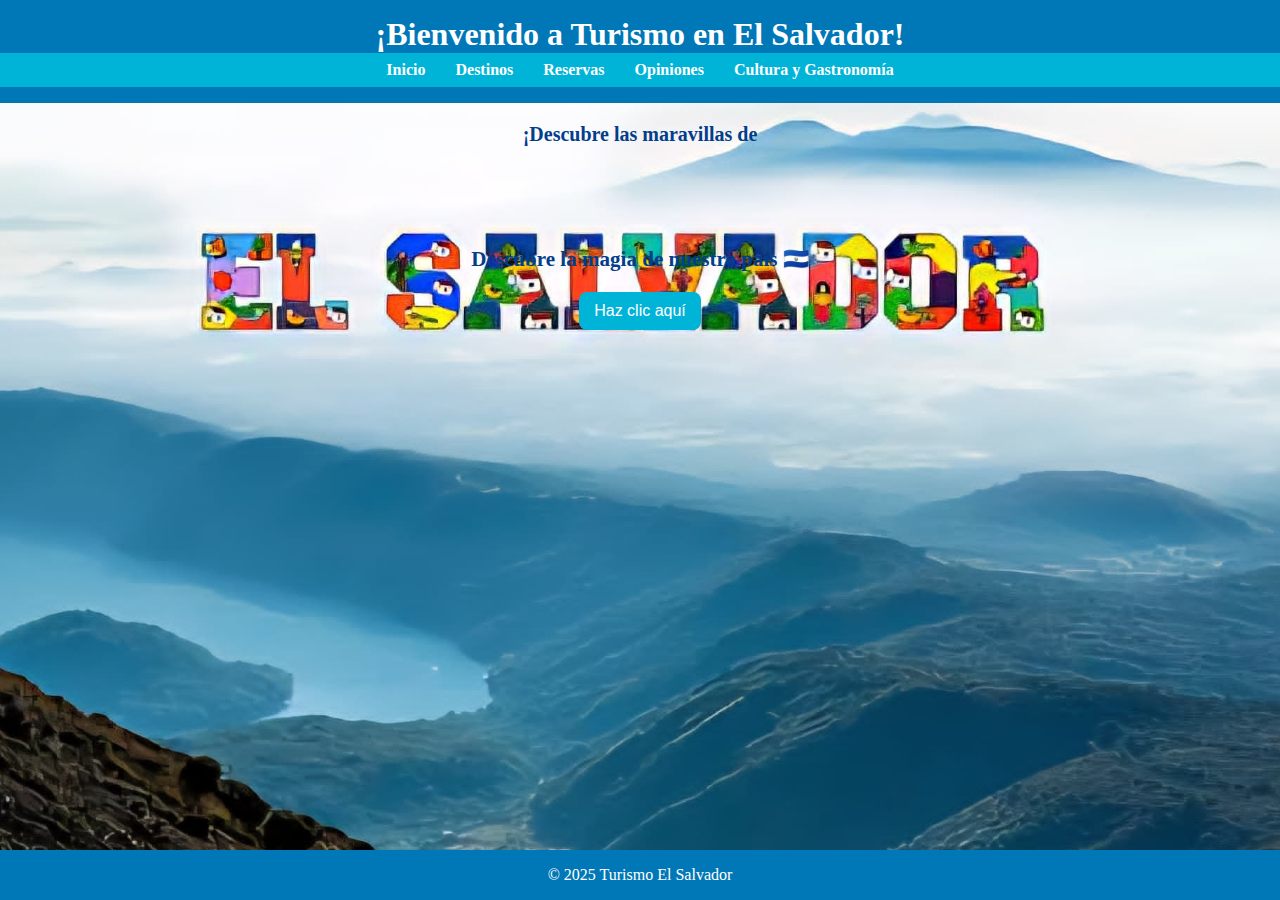
<file: index.html>
<!DOCTYPE html>
<html lang="en">
<head>
  <meta charset="UTF-8">
  <title>Turismo El Salvador</title>
  <link rel="stylesheet" href="./css/style.css">
</head>
<body class="fondo-inicial">
  <header>
    <h1 id="bienvenida">¡Bienvenido a Turismo en El Salvador!</h1>
    <nav class="navbar">
      <ul>
        <li><a href="index.html">Inicio</a></li>
        <li><a href="./views/Destinos/destinos.html">Destinos</a></li>
        <li><a href="./views/reservaciones/reservaciones.html">Reservas</a></li>
        <li><a href="./views/opiniones/opiniones.html">Opiniones</a></li>
        <li><a href="./views/CulturaGastronomia/CulturaGastronomia.html">Cultura y Gastronomía</a></li>
      </ul>
    </nav>
  </header>

  
  <main>
    <h2 id="textoSaludo">¡Descubre las maravillas de</h2>

    <section id="contenido" class="contenido-inicial">
      <p>El Salvador es un país lleno de belleza natural, cultura vibrante y una rica historia. Desde sus playas paradisíacas hasta sus montañas impresionantes, hay algo para todos los gustos.</p>
    </section>

    <!-- Botones de acción -->
    <div class="botones-accion">
      <button id="botonMagico">Haz clic aquí</button>
    </div>

    <!-- Buscador de destinos -->

    <div class="buscador-destino" style="display: none; justify-content: center; margin-bottom: 20px; gap: 10px;">
  <input type="text" id="inputDestino" placeholder="Buscar destino destacado...">
  <button id="btnBuscarDestino">Buscar</button>
</div>


    <!-- Carrusel oculto al inicio -->
    <section class="carrusel" style="display: none;">
      <h2>Galería de Lugares Turísticos</h2>
      <img id="imagenCarrusel" src="./assets/img/el tunco.jpg" alt="Lugar turístico">
      
    </section>

    <!-- Destacados ocultos al inicio -->
    <section class="lugares-destacados" style="display: none;">
      <h2>Lugares Destacados</h2>
      <ul id="listaDestacados"></ul>
    </section>
  </main>

  <footer>
    <p>© 2025 Turismo El Salvador</p>
  </footer>

  <!-- Modal de Información del Destino -->
  <div id="modalDestino" class="modal">
    <div class="modal-contenido">
      <span id="cerrarModal" class="cerrar">&times;</span>
      <div id="infoDestinoModal"></div>
    </div>
  </div>

  <script src="./js/script.js"></script>
</body>
</html>
</file>
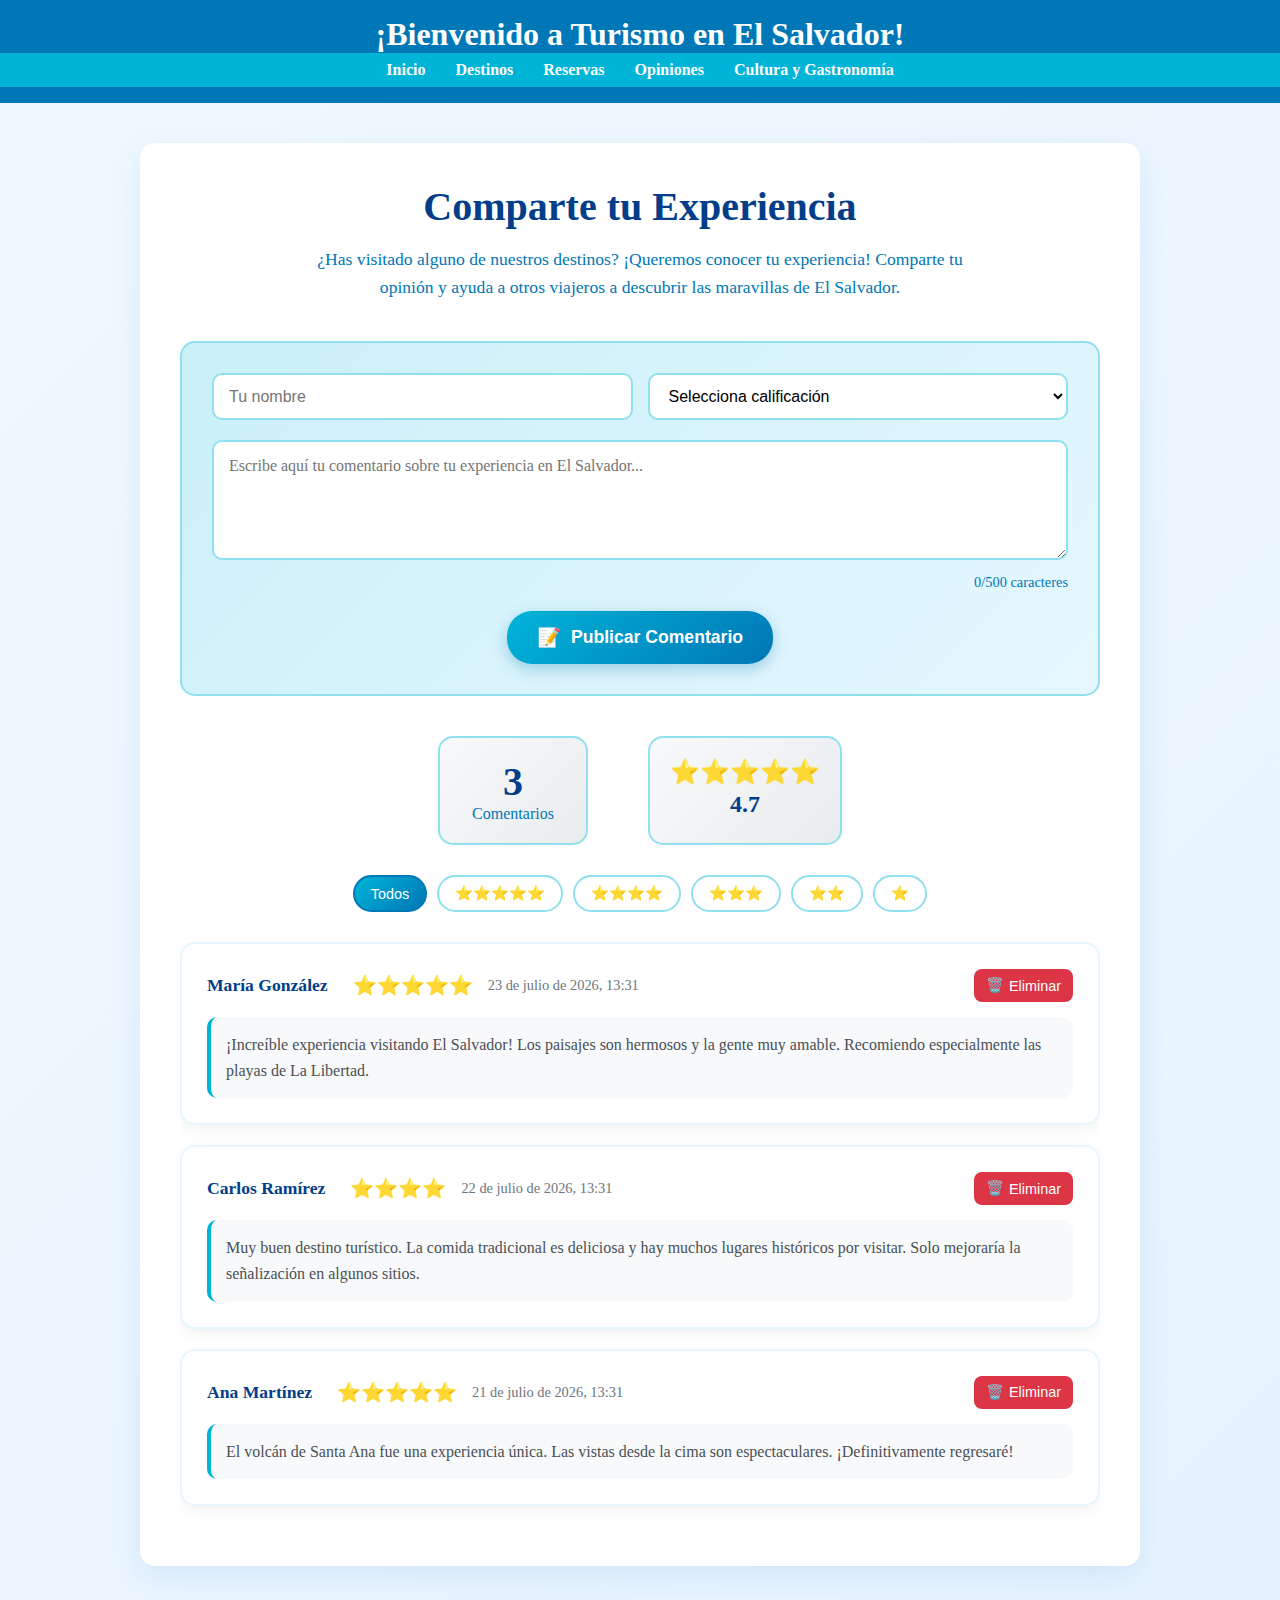
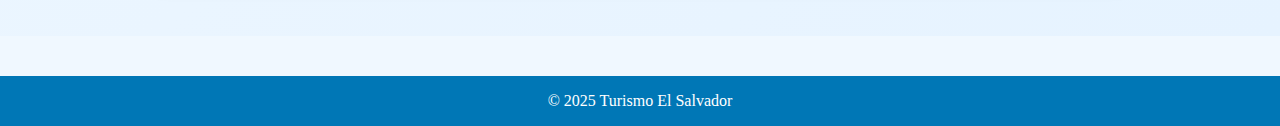
<file: opiniones.html>
<!DOCTYPE html>
<html lang="es">
<head>
    <meta charset="UTF-8">
    <meta name="viewport" content="width=device-width, initial-scale=1.0">
    <title>Opiniones - Turismo El Salvador</title>
    <link rel="stylesheet" href="./css/style.css">
    <link rel="stylesheet" href="./css/opiniones.css">
</head>
<body>
<header>
    <h1 id="bienvenida">¡Bienvenido a Turismo en El Salvador!</h1>
    <nav class="navbar">
        <ul>
            <li><a href="index.html">Inicio</a></li>
            <li><a href="destinos.html">Destinos</a></li>
            <li><a href="./views/reservations/reservations.html">Reservas</a></li>
            <li><a href="opiniones.html">Opiniones</a></li>
            <li><a href="cultura.html">Cultura y Gastronomía</a></li>
        </ul>
    </nav>
</header>

<main class="main-opiniones">
    <section class="seccion-opiniones">
        <div class="contenedor-opiniones">
            <h2>Comparte tu Experiencia</h2>
            <p class="descripcion">¿Has visitado alguno de nuestros destinos? ¡Queremos conocer tu experiencia! Comparte tu opinión y ayuda a otros viajeros a descubrir las maravillas de El Salvador.</p>

            <!-- Formulario para agregar opiniones -->
            <div class="formulario-opinion">
                <div class="entrada-usuario">
                    <input type="text" id="nombre-usuario" placeholder="Tu nombre" maxlength="50">
                    <select id="calificacion" aria-label="Calificación">
                        <option value="">Selecciona calificación</option>
                        <option value="5">⭐⭐⭐⭐⭐ Excelente</option>
                        <option value="4">⭐⭐⭐⭐ Muy bueno</option>
                        <option value="3">⭐⭐⭐ Bueno</option>
                        <option value="2">⭐⭐ Regular</option>
                        <option value="1">⭐ Necesita mejorar</option>
                    </select>
                </div>
                <textarea
                        id="texto-comentario"
                        placeholder="Escribe aquí tu comentario sobre tu experiencia en El Salvador..."
                        maxlength="500"
                        rows="4"
                ></textarea>
                <div class="contador-caracteres">
                    <span id="contador">0/500 caracteres</span>
                </div>
                <button id="btn-publicar" class="btn-publicar">
                    <span class="icono-publicar">📝</span>
                    Publicar Comentario
                </button>
            </div>

            <!-- Estadísticas de comentarios -->
            <div class="estadisticas">
                <div class="contador-comentarios">
                    <span class="numero-comentarios" id="total-comentarios">0</span>
                    <span class="texto-comentarios">Comentarios</span>
                </div>
                <div class="calificacion-promedio">
                    <span class="estrellas-promedio" id="estrellas-promedio">⭐⭐⭐⭐⭐</span>
                    <span class="numero-promedio" id="numero-promedio">0.0</span>
                </div>
            </div>

            <!-- Filtros de comentarios -->
            <div class="filtros-comentarios">
                <button class="filtro-btn activo" data-filtro="todos">Todos</button>
                <button class="filtro-btn" data-filtro="5">⭐⭐⭐⭐⭐</button>
                <button class="filtro-btn" data-filtro="4">⭐⭐⭐⭐</button>
                <button class="filtro-btn" data-filtro="3">⭐⭐⭐</button>
                <button class="filtro-btn" data-filtro="2">⭐⭐</button>
                <button class="filtro-btn" data-filtro="1">⭐</button>
            </div>

            <!-- Lista de comentarios -->
            <div class="lista-comentarios" id="lista-comentarios">
                <!-- Los comentarios se agregarán dinámicamente aquí -->
            </div>

            <!-- Mensaje cuando no hay comentarios -->
            <div class="sin-comentarios" id="sin-comentarios">
                <div class="icono-vacio">💬</div>
                <h3>¡Sé el primero en comentar!</h3>
                <p>Comparte tu experiencia sobre los destinos turísticos de El Salvador.</p>
            </div>
        </div>
    </section>
</main>

<footer>
    <p>© 2025 Turismo El Salvador</p>
</footer>

<script src="js/opiniones.js"></script>
</body>
</html>
</file>
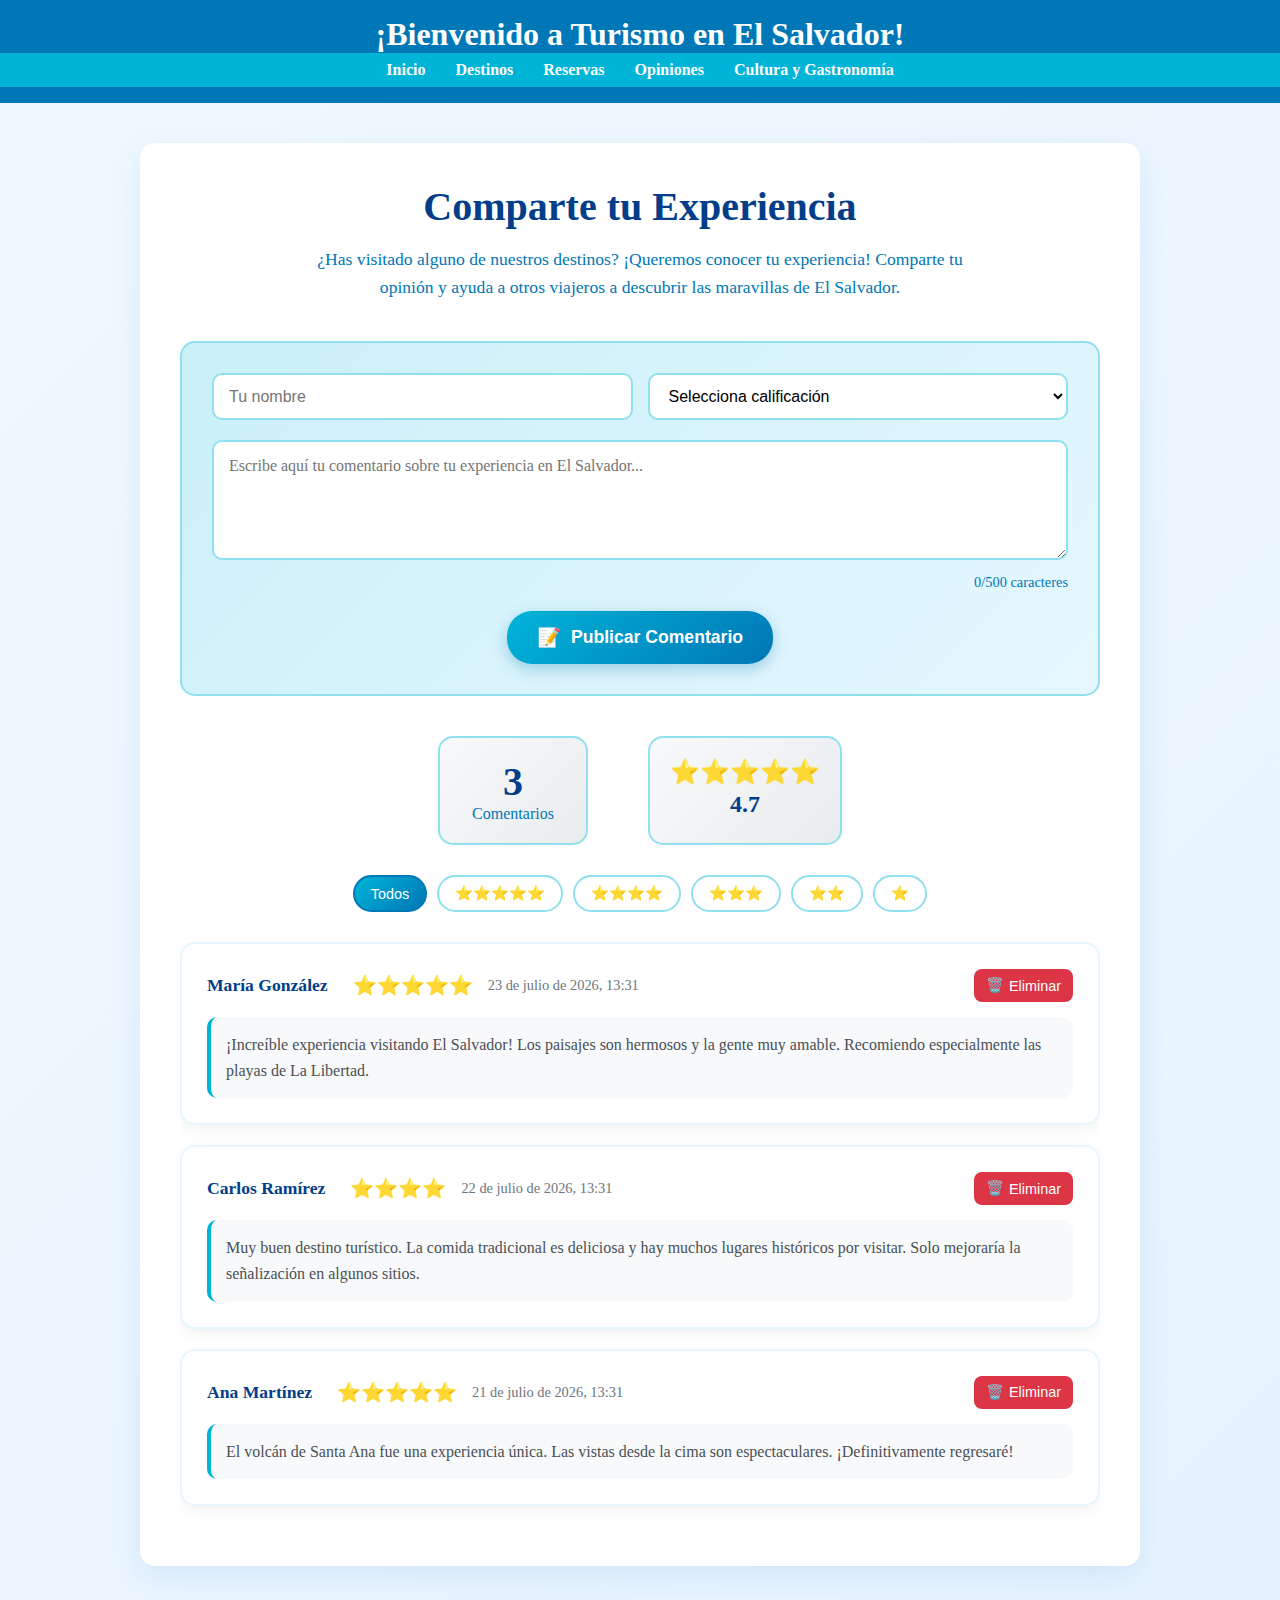
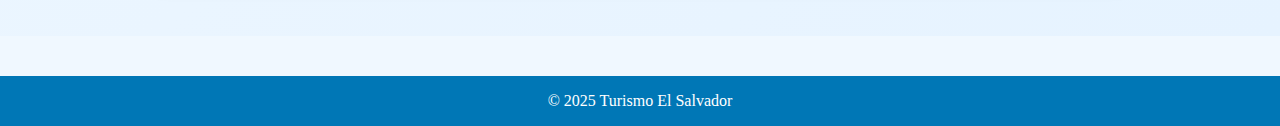
<file: views/opiniones/opiniones.html>
<!DOCTYPE html>
<html lang="es">
<head>
    <meta charset="UTF-8">
    <meta name="viewport" content="width=device-width, initial-scale=1.0">
    <title>Opiniones - Turismo El Salvador</title>
    <link rel="stylesheet" href="../../css/style.css">
    <link rel="stylesheet" href="./css/opiniones.css">
</head>
<body>
<header>
    <h1 id="bienvenida">¡Bienvenido a Turismo en El Salvador!</h1>
    <nav class="navbar">
        <ul>
            <li><a href="../../index.html">Inicio</a></li>
            <li><a href="../Destinos/destinos.html">Destinos</a></li>
            <li><a href="../reservaciones/reservaciones.html">Reservas</a></li>
            <li><a href="./opiniones.html">Opiniones</a></li>
            <li><a href="../CulturaGastronomia/CulturaGastronomia.html">Cultura y Gastronomía</a></li>
        </ul>
    </nav>
</header>

<main class="main-opiniones">
    <section class="seccion-opiniones">
        <div class="contenedor-opiniones">
            <h2>Comparte tu Experiencia</h2>
            <p class="descripcion">¿Has visitado alguno de nuestros destinos? ¡Queremos conocer tu experiencia! Comparte tu opinión y ayuda a otros viajeros a descubrir las maravillas de El Salvador.</p>

            <!-- Formulario para agregar opiniones -->
            <div class="formulario-opinion">
                <div class="entrada-usuario">
                    <input type="text" id="nombre-usuario" placeholder="Tu nombre" maxlength="50">
                    <select id="calificacion" aria-label="Calificación">
                        <option value="">Selecciona calificación</option>
                        <option value="5">⭐⭐⭐⭐⭐ Excelente</option>
                        <option value="4">⭐⭐⭐⭐ Muy bueno</option>
                        <option value="3">⭐⭐⭐ Bueno</option>
                        <option value="2">⭐⭐ Regular</option>
                        <option value="1">⭐ Necesita mejorar</option>
                    </select>
                </div>
                <textarea
                        id="texto-comentario"
                        placeholder="Escribe aquí tu comentario sobre tu experiencia en El Salvador..."
                        maxlength="500"
                        rows="4"
                ></textarea>
                <div class="contador-caracteres">
                    <span id="contador">0/500 caracteres</span>
                </div>
                <button id="btn-publicar" class="btn-publicar">
                    <span class="icono-publicar">📝</span>
                    Publicar Comentario
                </button>
            </div>

            <!-- Estadísticas de comentarios -->
            <div class="estadisticas">
                <div class="contador-comentarios">
                    <span class="numero-comentarios" id="total-comentarios">0</span>
                    <span class="texto-comentarios">Comentarios</span>
                </div>
                <div class="calificacion-promedio">
                    <span class="estrellas-promedio" id="estrellas-promedio">⭐⭐⭐⭐⭐</span>
                    <span class="numero-promedio" id="numero-promedio">0.0</span>
                </div>
            </div>

            <!-- Filtros de comentarios -->
            <div class="filtros-comentarios">
                <button class="filtro-btn activo" data-filtro="todos">Todos</button>
                <button class="filtro-btn" data-filtro="5">⭐⭐⭐⭐⭐</button>
                <button class="filtro-btn" data-filtro="4">⭐⭐⭐⭐</button>
                <button class="filtro-btn" data-filtro="3">⭐⭐⭐</button>
                <button class="filtro-btn" data-filtro="2">⭐⭐</button>
                <button class="filtro-btn" data-filtro="1">⭐</button>
            </div>

            <!-- Lista de comentarios -->
            <div class="lista-comentarios" id="lista-comentarios">
                <!-- Los comentarios se agregarán dinámicamente aquí -->
            </div>

            <!-- Mensaje cuando no hay comentarios -->
            <div class="sin-comentarios" id="sin-comentarios">
                <div class="icono-vacio">💬</div>
                <h3>¡Sé el primero en comentar!</h3>
                <p>Comparte tu experiencia sobre los destinos turísticos de El Salvador.</p>
            </div>
        </div>
    </section>
</main>

<footer>
    <p>© 2025 Turismo El Salvador</p>
</footer>

<script src="./opiniones.js"></script>
</body>
</html>
</file>
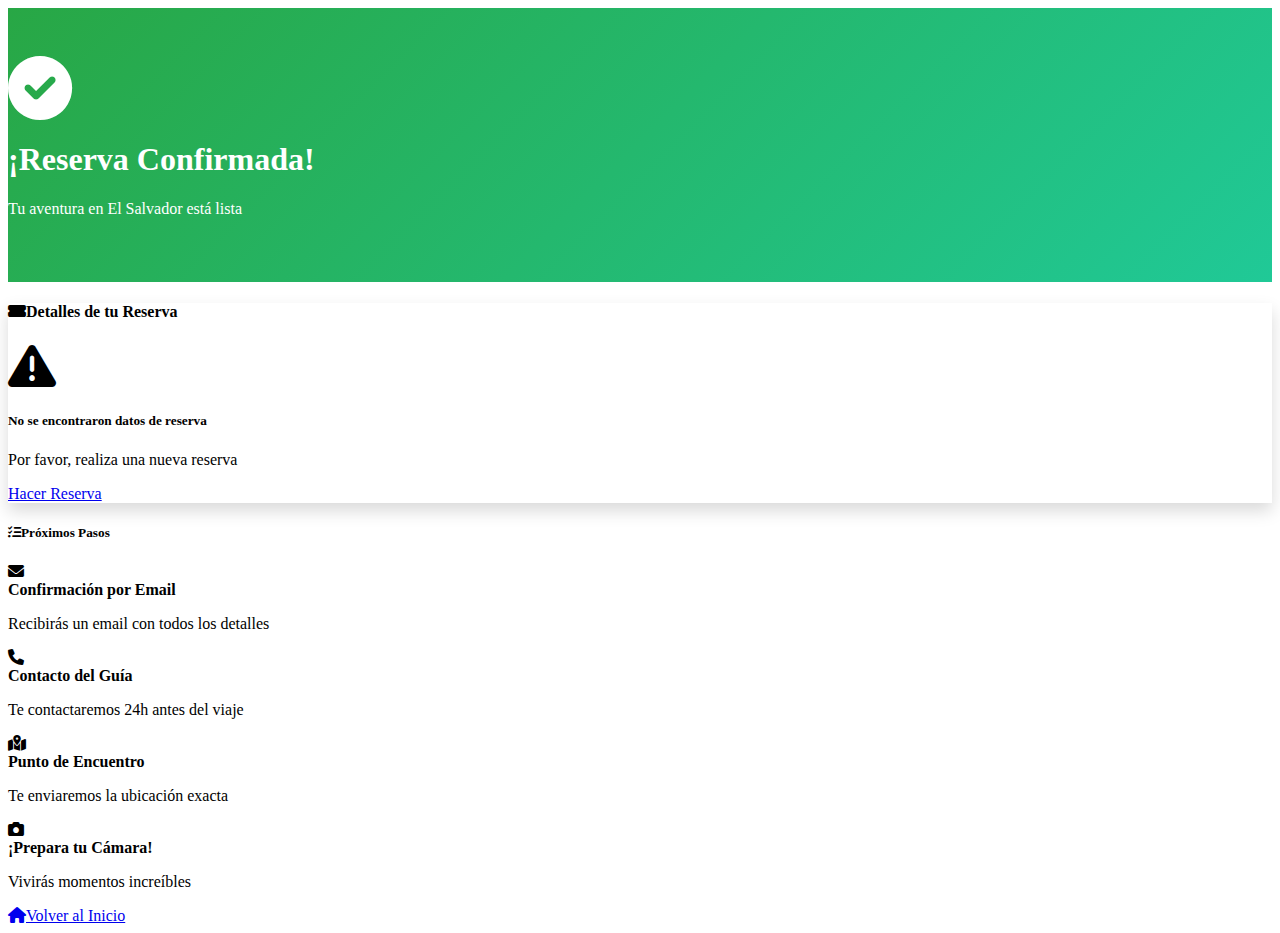
<file: views/reservaciones/confirmacion-reservas.html>
<!DOCTYPE html>
<html lang="es">
<head>
    <meta charset="UTF-8">
    <meta name="viewport" content="width=device-width, initial-scale=1.0">
    <title>Confirmación de Reserva - Turismo El Salvador</title>
    <link
      href="https://cdn.jsdelivr.net/npm/bootstrap@5.3.7/dist/css/bootstrap.min.css"
      rel="stylesheet"
      integrity="sha384-LN+7fdVzj6u52u30Kp6M/trliBMCMKTyK833zpbD+pXdCLuTusPj697FH4R/5mcr"
      crossorigin="anonymous"
    />
    <link rel="stylesheet" href="https://cdnjs.cloudflare.com/ajax/libs/font-awesome/6.0.0/css/all.min.css" />

    <link rel="stylesheet" href="./css/confirmacion-reservacion.css">
</head>
<body>
    <!-- Header de Confirmación -->
    <div class="confirmation-header text-center">
      <div class="container">
        <i class="fas fa-check-circle fa-4x mb-3"></i>
        <h1 class="display-4 mb-3">¡Reserva Confirmada!</h1>
        <p class="lead">Tu aventura en El Salvador está lista</p>
      </div>
    </div>

    <!-- Contenido Principal -->
    <div class="container my-5">
      <div class="row justify-content-center">
        <div class="col-lg-8">
          <div class="card confirmation-card">
            <div class="card-header bg-primary text-white">
              <h4 class="mb-0">
                <i class="fas fa-ticket-alt me-2"></i>Detalles de tu Reserva
              </h4>
            </div>
            <div class="card-body p-4" id="detallesReserva">
              <!-- Los detalles se cargaran aquí con JavaScript -->
            </div>
          </div>

          <!-- Prximos Pasos -->
          <div class="card mt-4">
            <div class="card-header bg-info text-white">
              <h5 class="mb-0">
                <i class="fas fa-list-check me-2"></i>Próximos Pasos
              </h5>
            </div>
            <div class="card-body">
              <div class="row">
                <div class="col-md-6">
                  <div class="d-flex mb-3">
                    <i class="fas fa-envelope text-primary me-3 mt-1"></i>
                    <div>
                      <strong>Confirmación por Email</strong>
                      <p class="mb-0 text-muted small">Recibirás un email con todos los detalles</p>
                    </div>
                  </div>
                  <div class="d-flex mb-3">
                    <i class="fas fa-phone text-success me-3 mt-1"></i>
                    <div>
                      <strong>Contacto del Guía</strong>
                      <p class="mb-0 text-muted small">Te contactaremos 24h antes del viaje</p>
                    </div>
                  </div>
                </div>
                <div class="col-md-6">
                  <div class="d-flex mb-3">
                    <i class="fas fa-map-marked-alt text-warning me-3 mt-1"></i>
                    <div>
                      <strong>Punto de Encuentro</strong>
                      <p class="mb-0 text-muted small">Te enviaremos la ubicación exacta</p>
                    </div>
                  </div>
                  <div class="d-flex mb-3">
                    <i class="fas fa-camera text-info me-3 mt-1"></i>
                    <div>
                      <strong>¡Prepara tu Cámara!</strong>
                      <p class="mb-0 text-muted small">Vivirás momentos increíbles</p>
                    </div>
                  </div>
                </div>
              </div>
            </div>
          </div>

         
          <!-- <div class="text-center mt-4">
            <a href="./reservaciones.html" class="btn btn-outline-primary me-3">
              <i class="fas fa-plus me-2"></i>Nueva Reserva
            </a> -->
            <a href="./../../index.html" class="btn btn-primary">
              <i class="fas fa-home me-2"></i>Volver al Inicio
            </a>
          </div>
        </div>
      </div>
    </div>

    <script src="./js/confirmacion-reservas.js"></script>

    <script
      src="https://cdn.jsdelivr.net/npm/bootstrap@5.3.7/dist/js/bootstrap.bundle.min.js"
      integrity="sha384-ndDqU0Gzau9qJ1lfW4pNLlhNTkCfHzAVBReH9diLvGRem5+R9g2FzA8ZGN954O5Q"
      crossorigin="anonymous"
    ></script>
</body>
</html>
</file>
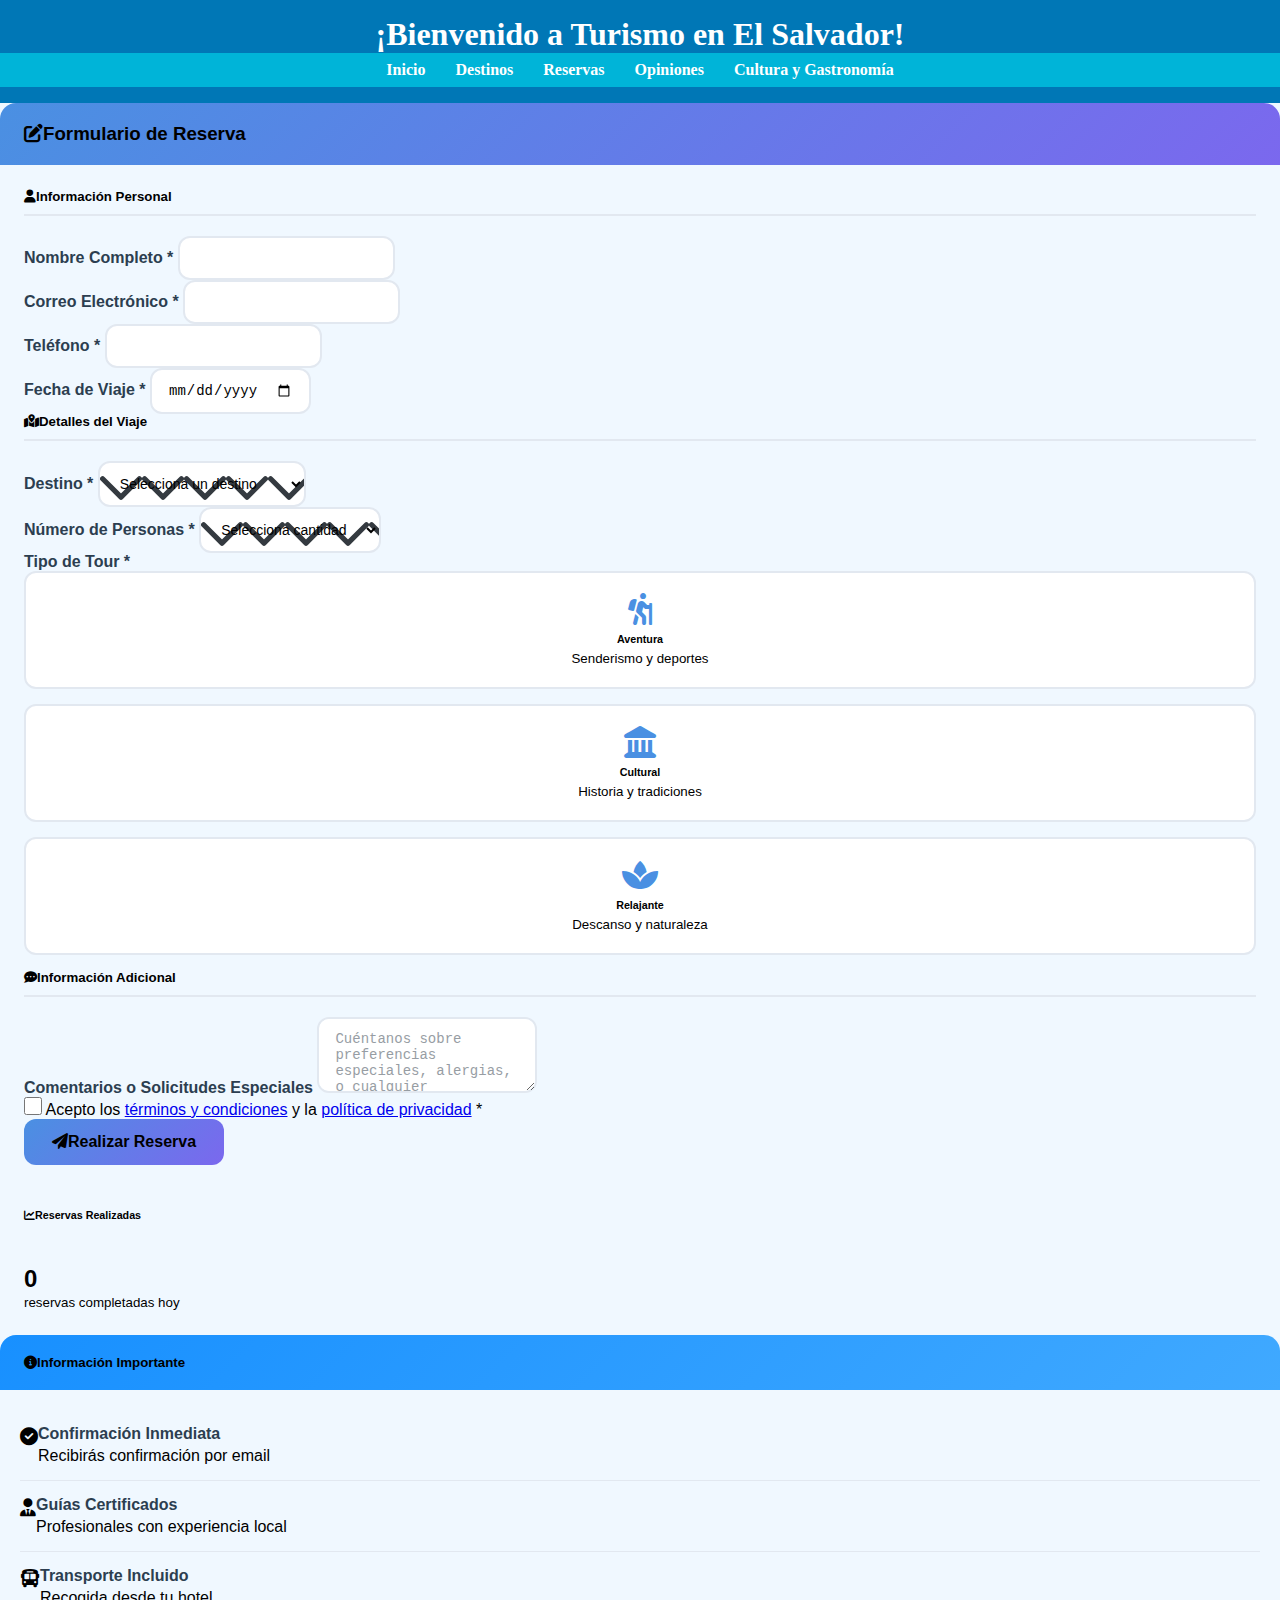
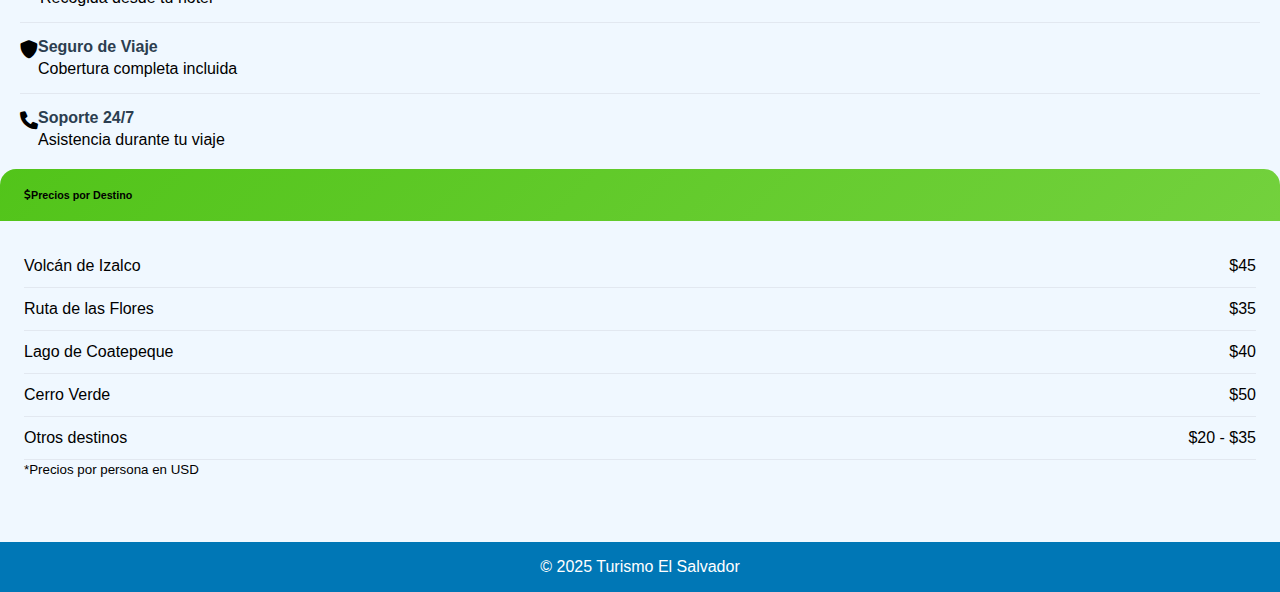
<file: views/reservaciones/reservaciones.html>
<!DOCTYPE html>
<html lang="es">
<head>
    <meta charset="UTF-8" />
    <meta name="viewport" content="width=device-width, initial-scale=1.0" />
    <title>Reservaciones - Turismo El Salvador</title>
    <link
      href="https://cdn.jsdelivr.net/npm/bootstrap@5.3.7/dist/css/bootstrap.min.css"
      rel="stylesheet"
      integrity="sha384-LN+7fdVzj6u52u30Kp6M/trliBMCMKTyK833zpbD+pXdCLuTusPj697FH4R/5mcr"
      crossorigin="anonymous"
    />
    <link rel="stylesheet" href="https://cdnjs.cloudflare.com/ajax/libs/font-awesome/6.0.0/css/all.min.css" />
    <link rel="stylesheet" href="./css/reservaciones.css" />
</head>
<body class="fondo-inicial">
    <header>
        <h1 class="bienvenida">¡Bienvenido a Turismo en El Salvador!</h1>
        <nav class="navbar-moded">
            <ul>
                <li><a href="../../index.html">Inicio</a></li>
                <li><a href="../Destinos/destinos.html">Destinos</a></li>
                <li><a href="./reservaciones.html">Reservas</a></li>
                <li><a href="../opiniones/opiniones.html">Opiniones</a></li>
                <li><a href="../CulturaGastronomia/CulturaGastronomia.html">Cultura y Gastronomía</a></li>
            </ul>
        </nav>
    </header>
    <!-- Navbar
    <nav class="navbar navbar-expand-lg navbar-light bg-white shadow-sm">
      <div class="container">
        <a class="navbar-brand fw-bold text-primary" href="#">
          <i class="fas fa-mountain me-2"></i>Descubre El Salvador
        </a>
        <button
          class="navbar-toggler"
          type="button"
          data-bs-toggle="collapse"
          data-bs-target="#navbarNav"
        >
          <span class="navbar-toggler-icon"></span>
        </button>
        <div class="collapse navbar-collapse" id="navbarNav">
          <ul class="navbar-nav ms-auto">
            <li class="nav-item">
              <a class="nav-link" href="../../../index.html">Inicio</a>
            </li>
            <li class="nav-item">
              <a class="nav-link" href="./destinos.html">Destinos</a>
            </li>
            <li class="nav-item">
              <a class="nav-link active" href="./reservaciones.html">Reservas</a>
            </li>
            <li class="nav-item">
              <a class="nav-link" href="./opiniones.html">Opiniones</a>
            </li>
            <li class="nav-item">
              <a class="nav-link" href="../../CulturaGastronomia/CulturaGastronomia.html">Cultura</a>
            </li>
          </ul>
        </div>
      </div>
    </nav> -->

    <!-- Contenedor para alertas -->
    <div id="alertContainer" class="container mt-3"></div>

    <!-- Hero Section -->
    <!-- <div class="hero-section">
      <div class="container">
        <div class="row align-items-center">
          <div class="col-lg-8 mx-auto text-center">
            <h1 class="display-4 text-white mb-4">¡Reserva tu Aventura!</h1>
            <p class="lead text-white mb-0">
              Completa el formulario y vive una experiencia inolvidable en El Salvador
            </p>
          </div>
        </div>
      </div>
    </div> -->

    <!-- Main Content -->
    <div class="container my-5">
      <div class="row">
        <!-- Formulario -->
        <div class="col-lg-8">
          <div class="card shadow-lg border-0">
            <div class="card-header bg-gradient text-white">
              <h3 class="mb-0">
                <i class="fas fa-edit me-2"></i>Formulario de Reserva
              </h3>
            </div>
            <div class="card-body p-4">
              <form id="reservaForm">
                <!-- Información Personal -->
                <div class="section-title">
                  <h5 class="text-primary mb-3">
                    <i class="fas fa-user me-2"></i>Información Personal
                  </h5>
                </div>
                <div class="row">
                  <div class="col-md-6 mb-3">
                    <label for="nombre" class="form-label">Nombre Completo *</label>
                    <input
                      type="text"
                      class="form-control custom-input"
                      id="nombre"
                      required
                    />
                    <div class="invalid-feedback"></div>
                  </div>
                  <div class="col-md-6 mb-3">
                    <label for="email" class="form-label">Correo Electrónico *</label>
                    <input
                      type="email"
                      class="form-control custom-input"
                      id="email"
                      required
                    />
                    <div class="invalid-feedback"></div>
                  </div>
                </div>
                <div class="row">
                  <div class="col-md-6 mb-4">
                    <label for="telefono" class="form-label">Teléfono *</label>
                    <input
                      type="tel"
                      class="form-control custom-input"
                      id="telefono"
                      required
                    />
                    <div class="invalid-feedback"></div>
                  </div>
                  <div class="col-md-6 mb-4">
                    <label for="fecha" class="form-label">Fecha de Viaje *</label>
                    <input
                      type="date"
                      class="form-control custom-input"
                      id="fecha"
                      required
                    />
                    <div class="invalid-feedback"></div>
                  </div>
                </div>

                <!-- Detalles del Viaje -->
                <div class="section-title">
                  <h5 class="text-primary mb-3">
                    <i class="fas fa-map-marked-alt me-2"></i>Detalles del Viaje
                  </h5>
                </div>
                <div class="row">
                  <div class="col-md-6 mb-3">
                    <label for="destino" class="form-label">Destino *</label>
                    <select class="form-select custom-input" id="destino" required>
                      <option value="">Selecciona un destino</option>
                      <option value="volcan-izalco">🌋 Volcán de Izalco</option>
                      <option value="ruta-flores">🌸 Ruta de las Flores</option>
                      <option value="lago-coatepeque">🏞️ Lago de Coatepeque</option>
                      <option value="joya-ceren">🏛️ Joya de Cerén</option>
                      <option value="playa-tunco">🏄‍♂️ Playa El Tunco</option>
                      <option value="suchitoto">🏘️ Suchitoto</option>
                      <option value="tazumal">⛩️ Tazumal</option>
                      <option value="cerro-verde">🌲 Cerro Verde</option>
                    </select>
                    <div class="invalid-feedback"></div>
                  </div>
                  <div class="col-md-6 mb-3">
                    <label for="personas" class="form-label">Número de Personas *</label>
                    <select class="form-select custom-input" id="personas" required>
                      <option value="">Selecciona cantidad</option>
                      <option value="1">1 persona</option>
                      <option value="2">2 personas</option>
                      <option value="3">3 personas</option>
                      <option value="4">4 personas</option>
                      <option value="5">5 personas</option>
                      <option value="6">6 personas</option>
                    </select>
                    <div class="invalid-feedback"></div>
                  </div>
                </div>

                <!-- Calculadora de Precio -->
                <div class="card bg-light mb-4" id="calculadoraPrecio" style="display: none;">
                  <div class="card-body">
                    <h6 class="text-primary mb-3">
                      <i class="fas fa-calculator me-2"></i>Cálculo de Precio
                    </h6>
                    <div class="row">
                      <div class="col-md-6">
                        <p class="mb-1"><strong>Destino:</strong> <span id="destinoCalculado">-</span></p>
                        <p class="mb-1"><strong>Precio por persona:</strong> $<span id="precioPorPersona">0</span></p>
                        <p class="mb-1"><strong>Número de personas:</strong> <span id="numeroPersonas">0</span></p>
                      </div>
                      <div class="col-md-6">
                        <div class="text-end">
                          <h5 class="text-success mb-0">
                            <strong>Total: $<span id="precioTotal">0</span> USD</strong>
                          </h5>
                        </div>
                      </div>
                    </div>
                  </div>
                </div>

                <div class="mb-4">
                  <label class="form-label">Tipo de Tour *</label>
                  <div class="row mt-2">
                    <div class="col-md-4">
                      <div class="tour-option">
                        <input
                          class="form-check-input"
                          type="radio"
                          name="tipoTour"
                          id="aventura"
                          value="aventura"
                          required
                        />
                        <label class="form-check-label w-100" for="aventura">
                          <div class="tour-card">
                            <i class="fas fa-hiking fa-2x mb-2"></i>
                            <h6>Aventura</h6>
                            <small class="text-muted">Senderismo y deportes</small>
                          </div>
                        </label>
                      </div>
                    </div>
                    <div class="col-md-4">
                      <div class="tour-option">
                        <input
                          class="form-check-input"
                          type="radio"
                          name="tipoTour"
                          id="cultural"
                          value="cultural"
                          required
                        />
                        <label class="form-check-label w-100" for="cultural">
                          <div class="tour-card">
                            <i class="fas fa-landmark fa-2x mb-2"></i>
                            <h6>Cultural</h6>
                            <small class="text-muted">Historia y tradiciones</small>
                          </div>
                        </label>
                      </div>
                    </div>
                    <div class="col-md-4">
                      <div class="tour-option">
                        <input
                          class="form-check-input"
                          type="radio"
                          name="tipoTour"
                          id="relajante"
                          value="relajante"
                          required
                        />
                        <label class="form-check-label w-100" for="relajante">
                          <div class="tour-card">
                            <i class="fas fa-spa fa-2x mb-2"></i>
                            <h6>Relajante</h6>
                            <small class="text-muted">Descanso y naturaleza</small>
                          </div>
                        </label>
                      </div>
                    </div>
                  </div>
                  <div class="invalid-feedback"></div>
                </div>

                <!-- Información Adicional -->
                <div class="section-title">
                  <h5 class="text-primary mb-3">
                    <i class="fas fa-comment-dots me-2"></i>Información Adicional
                  </h5>
                </div>
                <div class="mb-4">
                  <label for="comentarios" class="form-label">Comentarios o Solicitudes Especiales</label>
                  <textarea
                    class="form-control custom-input"
                    id="comentarios"
                    rows="3"
                    placeholder="Cuéntanos sobre preferencias especiales, alergias, o cualquier información adicional..."
                  ></textarea>
                </div>
                <div class="mb-4">
                  <div class="form-check custom-checkbox">
                    <input
                      type="checkbox"
                      class="form-check-input"
                      id="terminos"
                      required
                    />
                    <label class="form-check-label" for="terminos">
                      Acepto los
                      <a href="#" class="text-decoration-none">términos y condiciones</a>
                      y la
                      <a href="#" class="text-decoration-none">política de privacidad</a>
                      *
                    </label>
                    <div class="invalid-feedback"></div>
                  </div>
                </div>
                <div class="d-grid">
                  <button type="submit" class="btn btn-primary btn-lg custom-btn">
                    <i class="fas fa-paper-plane me-2"></i>Realizar Reserva
                  </button>
                </div>
              </form>
            </div>
          </div>
        </div>

        <!-- Información Importante -->
        <div class="col-lg-4">
          <!-- Contador de Reservas 
           trataremos de guardar el numero de reservas para mostrar 
           el contador de reservas de hoy 
           solo funciona mientras no se reinicie la pagina actual, sino ese contador desaparece-->
          <div class="card shadow-lg border-0 mb-4">
            <div class="card-header bg-primary text-white">
              <h6 class="mb-0">
                <i class="fas fa-chart-line me-2"></i>Reservas Realizadas
              </h6>
            </div>
            <div class="card-body text-center">
              <h2 class="display-4 text-primary mb-0" id="reservasCounter">0</h2>
              <small class="text-muted">reservas completadas hoy</small>
            </div>
          </div>

          <div class="card shadow-lg border-0 info-card">
            <div class="card-header bg-info-gradient text-white">
              <h5 class="mb-0">
                <i class="fas fa-info-circle me-2"></i>Información Importante
              </h5>
            </div>
            <div class="card-body">
              <div class="info-item">
                <i class="fas fa-check-circle text-success me-3"></i>
                <div>
                  <strong>Confirmación Inmediata</strong>
                  <p class="mb-0 text-muted small">Recibirás confirmación por email</p>
                </div>
              </div>
              <div class="info-item">
                <i class="fas fa-user-tie text-primary me-3"></i>
                <div>
                  <strong>Guías Certificados</strong>
                  <p class="mb-0 text-muted small">Profesionales con experiencia local</p>
                </div>
              </div>
              <div class="info-item">
                <i class="fas fa-bus text-warning me-3"></i>
                <div>
                  <strong>Transporte Incluido</strong>
                  <p class="mb-0 text-muted small">Recogida desde tu hotel</p>
                </div>
              </div>
              <div class="info-item">
                <i class="fas fa-shield-alt text-info me-3"></i>
                <div>
                  <strong>Seguro de Viaje</strong>
                  <p class="mb-0 text-muted small">Cobertura completa incluida</p>
                </div>
              </div>
              <div class="info-item border-0">
                <i class="fas fa-phone text-success me-3"></i>
                <div>
                  <strong>Soporte 24/7</strong>
                  <p class="mb-0 text-muted small">Asistencia durante tu viaje</p>
                </div>
              </div>
            </div>
          </div>

          <!-- Precios Estimados -->
          <div class="card shadow-lg border-0 mt-4">
            <div class="card-header bg-success-gradient text-white">
              <h6 class="mb-0">
                <i class="fas fa-dollar-sign me-2"></i>Precios por Destino
              </h6>
            </div>
            <div class="card-body">
              <div class="price-item">
                <span>Volcán de Izalco</span>
                <span class="fw-bold">$45</span>
              </div>
              <div class="price-item">
                <span>Ruta de las Flores</span>
                <span class="fw-bold">$35</span>
              </div>
              <div class="price-item">
                <span>Lago de Coatepeque</span>
                <span class="fw-bold">$40</span>
              </div>
              <div class="price-item">
                <span>Cerro Verde</span>
                <span class="fw-bold">$50</span>
              </div>
              <div class="price-item border-0">
                <span>Otros destinos</span>
                <span class="fw-bold">$20 - $35</span>
              </div>
              <small class="text-muted">*Precios por persona en USD</small>
            </div>
          </div>
        </div>
      </div>
    </div>

    <footer>
        <p>© 2025 Turismo El Salvador</p>
    </footer>
<!--     
    <footer class="bg-dark text-white text-center py-3">
      <p class="mb-0">© 2025 Turismo El Salvador</p>
    </footer> -->

    <script src="./js/reservaciones.js"></script>
    <script
      src="https://cdn.jsdelivr.net/npm/bootstrap@5.3.7/dist/js/bootstrap.bundle.min.js"
      integrity="sha384-ndDqU0Gzau9qJ1lfW4pNLlhNTkCfHzAVBReH9diLvGRem5+R9g2FzA8ZGN954O5Q"
      crossorigin="anonymous"
    ></script>
</body>
</html>
</file>
<file: css/opiniones.css>
/* Estilos específicos para la página de opiniones */

.main-opiniones {
    background: linear-gradient(135deg, #f0f8ff 0%, #e6f3ff 100%);
    min-height: calc(100vh - 200px);
    padding: 40px 20px;
}

.seccion-opiniones {
    max-width: 1000px;
    margin: 0 auto;
}

.contenedor-opiniones {
    background: white;
    border-radius: 15px;
    padding: 40px;
    box-shadow: 0 10px 30px rgba(0, 119, 182, 0.1);
    margin-bottom: 30px;
}

.contenedor-opiniones h2 {
    color: #023e8a;
    font-size: 2.5rem;
    text-align: center;
    margin-bottom: 15px;
    font-weight: 700;
}

.descripcion {
    text-align: center;
    color: #0077b6;
    font-size: 1.1rem;
    margin-bottom: 40px;
    line-height: 1.6;
    max-width: 700px;
    margin-left: auto;
    margin-right: auto;
}

/* Formulario de opiniones */
.formulario-opinion {
    background: linear-gradient(135deg, #caf0f8 0%, #e6f7ff 100%);
    border-radius: 15px;
    padding: 30px;
    margin-bottom: 40px;
    border: 2px solid #90e0ef;
}

.entrada-usuario {
    display: grid;
    grid-template-columns: 1fr 1fr;
    gap: 15px;
    margin-bottom: 20px;
}

#nombre-usuario, #calificacion {
    padding: 12px 15px;
    border: 2px solid #90e0ef;
    border-radius: 10px;
    font-size: 1rem;
    background: white;
    transition: all 0.3s ease;
}

#nombre-usuario:focus, #calificacion:focus, #texto-comentario:focus {
    outline: none;
    border-color: #00b4d8;
    box-shadow: 0 0 10px rgba(0, 180, 216, 0.3);
    transform: translateY(-2px);
}

#texto-comentario {
    width: 100%;
    padding: 15px;
    border: 2px solid #90e0ef;
    border-radius: 10px;
    font-size: 1rem;
    resize: vertical;
    min-height: 120px;
    background: white;
    font-family: inherit;
    transition: all 0.3s ease;
}

.contador-caracteres {
    text-align: right;
    margin: 10px 0;
    color: #0077b6;
    font-size: 0.9rem;
}

.btn-publicar {
    background: linear-gradient(135deg, #00b4d8 0%, #0077b6 100%);
    color: white;
    padding: 15px 30px;
    border: none;
    border-radius: 25px;
    font-size: 1.1rem;
    font-weight: 600;
    cursor: pointer;
    transition: all 0.3s ease;
    display: flex;
    align-items: center;
    gap: 10px;
    margin: 20px auto 0;
    box-shadow: 0 5px 15px rgba(0, 119, 182, 0.3);
}

.btn-publicar:hover {
    background: linear-gradient(135deg, #0077b6 0%, #023e8a 100%);
    transform: translateY(-3px);
    box-shadow: 0 8px 25px rgba(0, 119, 182, 0.4);
}

.btn-publicar:active {
    transform: translateY(-1px);
}

.icono-publicar {
    font-size: 1.2rem;
}

/* Estadísticas */
.estadisticas {
    display: flex;
    justify-content: center;
    gap: 60px;
    margin-bottom: 30px;
    flex-wrap: wrap;
}

.contador-comentarios, .calificacion-promedio {
    text-align: center;
    background: linear-gradient(135deg, #f8f9fa 0%, #e9ecef 100%);
    padding: 20px;
    border-radius: 15px;
    border: 2px solid #90e0ef;
    min-width: 150px;
}

.numero-comentarios {
    display: block;
    font-size: 2.5rem;
    font-weight: 700;
    color: #023e8a;
}

.texto-comentarios {
    color: #0077b6;
    font-size: 1rem;
    font-weight: 500;
}

.estrellas-promedio {
    display: block;
    font-size: 1.5rem;
    margin-bottom: 5px;
}

.numero-promedio {
    display: block;
    font-size: 1.5rem;
    font-weight: 600;
    color: #023e8a;
}

/* Filtros */
.filtros-comentarios {
    display: flex;
    justify-content: center;
    gap: 10px;
    margin-bottom: 30px;
    flex-wrap: wrap;
}

.filtro-btn {
    background: white;
    color: #0077b6;
    border: 2px solid #90e0ef;
    padding: 8px 16px;
    border-radius: 20px;
    font-size: 0.9rem;
    cursor: pointer;
    transition: all 0.3s ease;
}

.filtro-btn:hover {
    background: #90e0ef;
    transform: translateY(-2px);
}

.filtro-btn.activo {
    background: linear-gradient(135deg, #00b4d8 0%, #0077b6 100%);
    color: white;
    border-color: #0077b6;
}

/* Lista de comentarios */
.lista-comentarios {
    max-height: 600px;
    overflow-y: auto;
    margin-top: 20px;
}

.comentario {
    background: white;
    border: 2px solid #e6f7ff;
    border-radius: 15px;
    padding: 25px;
    margin-bottom: 20px;
    box-shadow: 0 5px 15px rgba(0, 0, 0, 0.05);
    transition: all 0.3s ease;
    animation: aparecer 0.5s ease-out;
}

@keyframes aparecer {
    from {
        opacity: 0;
        transform: translateY(20px);
    }
    to {
        opacity: 1;
        transform: translateY(0);
    }
}

.comentario:hover {
    border-color: #90e0ef;
    box-shadow: 0 8px 25px rgba(0, 180, 216, 0.15);
    transform: translateY(-2px);
}

.comentario-header {
    display: flex;
    justify-content: space-between;
    align-items: center;
    margin-bottom: 15px;
    flex-wrap: wrap;
    gap: 10px;
}

.info-usuario {
    display: flex;
    align-items: center;
    gap: 15px;
    flex-wrap: wrap;
}

.nombre-usuario {
    font-weight: 600;
    color: #023e8a;
    font-size: 1.1rem;
}

.calificacion-comentario {
    font-size: 1.2rem;
    margin-left: 10px;
}

.fecha-comentario {
    color: #6c757d;
    font-size: 0.9rem;
}

.btn-eliminar {
    background: #dc3545;
    color: white;
    border: none;
    padding: 8px 12px;
    border-radius: 8px;
    cursor: pointer;
    font-size: 0.9rem;
    transition: all 0.3s ease;
    display: flex;
    align-items: center;
    gap: 5px;
}

.btn-eliminar:hover {
    background: #c82333;
    transform: scale(1.05);
}

.comentario-texto {
    color: #495057;
    line-height: 1.6;
    font-size: 1rem;
    padding: 15px;
    background: #f8f9fa;
    border-radius: 10px;
    border-left: 4px solid #00b4d8;
}

/* Estado sin comentarios */
.sin-comentarios {
    text-align: center;
    padding: 60px 20px;
    color: #6c757d;
}

.icono-vacio {
    font-size: 4rem;
    margin-bottom: 20px;
    opacity: 0.7;
}

.sin-comentarios h3 {
    color: #495057;
    font-size: 1.5rem;
    margin-bottom: 10px;
}

.sin-comentarios p {
    font-size: 1.1rem;
    max-width: 400px;
    margin: 0 auto;
    line-height: 1.5;
}

/* Responsive */
@media (max-width: 768px) {
    .contenedor-opiniones {
        padding: 20px;
        margin: 10px;
    }

    .contenedor-opiniones h2 {
        font-size: 2rem;
    }

    .entrada-usuario {
        grid-template-columns: 1fr;
    }

    .estadisticas {
        gap: 30px;
    }

    .filtros-comentarios {
        gap: 8px;
    }

    .filtro-btn {
        padding: 6px 12px;
        font-size: 0.8rem;
    }

    .comentario-header {
        flex-direction: column;
        align-items: flex-start;
    }

    .info-usuario {
        width: 100%;
        justify-content: space-between;
    }
}

@media (max-width: 480px) {
    .main-opiniones {
        padding: 20px 10px;
    }

    .formulario-opinion {
        padding: 20px;
    }

    .comentario {
        padding: 15px;
    }
}
</file>
<file: views/opiniones/css/opiniones.css>
/* Estilos específicos para la página de opiniones */

.main-opiniones {
    background: linear-gradient(135deg, #f0f8ff 0%, #e6f3ff 100%);
    min-height: calc(100vh - 200px);
    padding: 40px 20px;
}

.seccion-opiniones {
    max-width: 1000px;
    margin: 0 auto;
}

.contenedor-opiniones {
    background: white;
    border-radius: 15px;
    padding: 40px;
    box-shadow: 0 10px 30px rgba(0, 119, 182, 0.1);
    margin-bottom: 30px;
}

.contenedor-opiniones h2 {
    color: #023e8a;
    font-size: 2.5rem;
    text-align: center;
    margin-bottom: 15px;
    font-weight: 700;
}

.descripcion {
    text-align: center;
    color: #0077b6;
    font-size: 1.1rem;
    margin-bottom: 40px;
    line-height: 1.6;
    max-width: 700px;
    margin-left: auto;
    margin-right: auto;
}

/* Formulario de opiniones */
.formulario-opinion {
    background: linear-gradient(135deg, #caf0f8 0%, #e6f7ff 100%);
    border-radius: 15px;
    padding: 30px;
    margin-bottom: 40px;
    border: 2px solid #90e0ef;
}

.entrada-usuario {
    display: grid;
    grid-template-columns: 1fr 1fr;
    gap: 15px;
    margin-bottom: 20px;
}

#nombre-usuario, #calificacion {
    padding: 12px 15px;
    border: 2px solid #90e0ef;
    border-radius: 10px;
    font-size: 1rem;
    background: white;
    transition: all 0.3s ease;
}

#nombre-usuario:focus, #calificacion:focus, #texto-comentario:focus {
    outline: none;
    border-color: #00b4d8;
    box-shadow: 0 0 10px rgba(0, 180, 216, 0.3);
    transform: translateY(-2px);
}

#texto-comentario {
    width: 100%;
    padding: 15px;
    border: 2px solid #90e0ef;
    border-radius: 10px;
    font-size: 1rem;
    resize: vertical;
    min-height: 120px;
    background: white;
    font-family: inherit;
    transition: all 0.3s ease;
}

.contador-caracteres {
    text-align: right;
    margin: 10px 0;
    color: #0077b6;
    font-size: 0.9rem;
}

.btn-publicar {
    background: linear-gradient(135deg, #00b4d8 0%, #0077b6 100%);
    color: white;
    padding: 15px 30px;
    border: none;
    border-radius: 25px;
    font-size: 1.1rem;
    font-weight: 600;
    cursor: pointer;
    transition: all 0.3s ease;
    display: flex;
    align-items: center;
    gap: 10px;
    margin: 20px auto 0;
    box-shadow: 0 5px 15px rgba(0, 119, 182, 0.3);
}

.btn-publicar:hover {
    background: linear-gradient(135deg, #0077b6 0%, #023e8a 100%);
    transform: translateY(-3px);
    box-shadow: 0 8px 25px rgba(0, 119, 182, 0.4);
}

.btn-publicar:active {
    transform: translateY(-1px);
}

.icono-publicar {
    font-size: 1.2rem;
}

/* Estadísticas */
.estadisticas {
    display: flex;
    justify-content: center;
    gap: 60px;
    margin-bottom: 30px;
    flex-wrap: wrap;
}

.contador-comentarios, .calificacion-promedio {
    text-align: center;
    background: linear-gradient(135deg, #f8f9fa 0%, #e9ecef 100%);
    padding: 20px;
    border-radius: 15px;
    border: 2px solid #90e0ef;
    min-width: 150px;
}

.numero-comentarios {
    display: block;
    font-size: 2.5rem;
    font-weight: 700;
    color: #023e8a;
}

.texto-comentarios {
    color: #0077b6;
    font-size: 1rem;
    font-weight: 500;
}

.estrellas-promedio {
    display: block;
    font-size: 1.5rem;
    margin-bottom: 5px;
}

.numero-promedio {
    display: block;
    font-size: 1.5rem;
    font-weight: 600;
    color: #023e8a;
}

/* Filtros */
.filtros-comentarios {
    display: flex;
    justify-content: center;
    gap: 10px;
    margin-bottom: 30px;
    flex-wrap: wrap;
}

.filtro-btn {
    background: white;
    color: #0077b6;
    border: 2px solid #90e0ef;
    padding: 8px 16px;
    border-radius: 20px;
    font-size: 0.9rem;
    cursor: pointer;
    transition: all 0.3s ease;
}

.filtro-btn:hover {
    background: #90e0ef;
    transform: translateY(-2px);
}

.filtro-btn.activo {
    background: linear-gradient(135deg, #00b4d8 0%, #0077b6 100%);
    color: white;
    border-color: #0077b6;
}

/* Lista de comentarios */
.lista-comentarios {
    max-height: 600px;
    overflow-y: auto;
    margin-top: 20px;
}

.comentario {
    background: white;
    border: 2px solid #e6f7ff;
    border-radius: 15px;
    padding: 25px;
    margin-bottom: 20px;
    box-shadow: 0 5px 15px rgba(0, 0, 0, 0.05);
    transition: all 0.3s ease;
    animation: aparecer 0.5s ease-out;
}

@keyframes aparecer {
    from {
        opacity: 0;
        transform: translateY(20px);
    }
    to {
        opacity: 1;
        transform: translateY(0);
    }
}

.comentario:hover {
    border-color: #90e0ef;
    box-shadow: 0 8px 25px rgba(0, 180, 216, 0.15);
    transform: translateY(-2px);
}

.comentario-header {
    display: flex;
    justify-content: space-between;
    align-items: center;
    margin-bottom: 15px;
    flex-wrap: wrap;
    gap: 10px;
}

.info-usuario {
    display: flex;
    align-items: center;
    gap: 15px;
    flex-wrap: wrap;
}

.nombre-usuario {
    font-weight: 600;
    color: #023e8a;
    font-size: 1.1rem;
}

.calificacion-comentario {
    font-size: 1.2rem;
    margin-left: 10px;
}

.fecha-comentario {
    color: #6c757d;
    font-size: 0.9rem;
}

.btn-eliminar {
    background: #dc3545;
    color: white;
    border: none;
    padding: 8px 12px;
    border-radius: 8px;
    cursor: pointer;
    font-size: 0.9rem;
    transition: all 0.3s ease;
    display: flex;
    align-items: center;
    gap: 5px;
}

.btn-eliminar:hover {
    background: #c82333;
    transform: scale(1.05);
}

.comentario-texto {
    color: #495057;
    line-height: 1.6;
    font-size: 1rem;
    padding: 15px;
    background: #f8f9fa;
    border-radius: 10px;
    border-left: 4px solid #00b4d8;
}

/* Estado sin comentarios */
.sin-comentarios {
    text-align: center;
    padding: 60px 20px;
    color: #6c757d;
}

.icono-vacio {
    font-size: 4rem;
    margin-bottom: 20px;
    opacity: 0.7;
}

.sin-comentarios h3 {
    color: #495057;
    font-size: 1.5rem;
    margin-bottom: 10px;
}

.sin-comentarios p {
    font-size: 1.1rem;
    max-width: 400px;
    margin: 0 auto;
    line-height: 1.5;
}

/* Responsive */
@media (max-width: 768px) {
    .contenedor-opiniones {
        padding: 20px;
        margin: 10px;
    }

    .contenedor-opiniones h2 {
        font-size: 2rem;
    }

    .entrada-usuario {
        grid-template-columns: 1fr;
    }

    .estadisticas {
        gap: 30px;
    }

    .filtros-comentarios {
        gap: 8px;
    }

    .filtro-btn {
        padding: 6px 12px;
        font-size: 0.8rem;
    }

    .comentario-header {
        flex-direction: column;
        align-items: flex-start;
    }

    .info-usuario {
        width: 100%;
        justify-content: space-between;
    }
}

@media (max-width: 480px) {
    .main-opiniones {
        padding: 20px 10px;
    }

    .formulario-opinion {
        padding: 20px;
    }

    .comentario {
        padding: 15px;
    }
}
</file>
<file: views/reservaciones/css/confirmacion-reservacion.css>
.confirmation-header {
  background: linear-gradient(135deg, #28a745, #20c997);
  color: white;
  padding: 3rem 0;
}
.confirmation-card {
  border: none;
  box-shadow: 0 0.5rem 1rem rgba(0, 0, 0, 0.15);
}
.info-row {
  border-bottom: 1px solid #eee;
  padding: 0.75rem 0;
}
.info-row:last-child {
  border-bottom: none;
}
.total-price {
  background: #f8f9fa;
  border-radius: 0.5rem;
  padding: 1rem;
  margin: 1rem 0;
}
</file>
<file: views/reservaciones/css/reservaciones.css>
/* Variables de colores más bonitos */
:root {
  --primary-color: #4a90e2;
  --secondary-color: #7b68ee;
  --success-color: #52c41a;
  --info-color: #1890ff;
  --warning-color: #faad14;
  --danger-color: #ff4d4f;
  --light-bg: #f8fafc;
  --dark-text: #2c3e50;
  --muted-text: #6c757d;
  --border-color: #e2e8f0;
  --shadow: 0 4px 6px -1px rgba(0, 0, 0, 0.1);
  --shadow-lg: 0 10px 15px -3px rgba(0, 0, 0, 0.1);
}

/* Reset básico */
* {
    box-sizing: border-box;
    margin: 0;
    padding: 0;
}


/* Fondo solo visible al inicio */
body.fondo-inicial {
    /*background-image: url('../../../assets/img/fondo.jpeg');*/
    
    background-size: cover;
    background-position: center;
    background-repeat: no-repeat;
    transition: background 1s ease;
}

/* Fondo normal después de eliminar la clase */
body {
    background-color: #f0f8ff;
}

/* Encabezado */
header {
    background: #0077b6;
    color: white;
    text-align: center;
    padding: 1em 0 !important;
}

/* Footer adaptable: siempre abajo salvo en la primera página */
footer {
    background: #0077b6;
    color: white;
    width: 100%;
    text-align: center;
    padding: 1em 0;
    margin-top: 40px;
    position: relative;
    bottom: 0;
}

/* Estructura para mantener el footer abajo excepto en la primera página */
body:not(.pagina-inicio) {
    min-height: 100vh;
    display: flex;
    flex-direction: column;
}

/* Main adaptable: ocupa el espacio restante */
body:not(.pagina-inicio) main {
    flex: 1;
}

.navbar-moded {
    background-color: #00b4d8;
    padding: 0.5em 0;
}

.navbar-moded ul {
    list-style: none;
    display: flex;
    justify-content: center;
    gap: 30px;
    margin: 0;
    /* Para evitar margen de ul por defecto */
    padding: 0;
    /* Por si acaso */
    height: 18px;
    align-items: center;
    
}

.navbar-moded li a {
    font-family: "Times New Roman", Times, serif !important;
    text-decoration: none;
    color: white;
    font-weight: bold;
    transition: color 0.3s;

}

.navbar-moded li a:hover {
    color: #000000;
}

.bienvenida {
    font-family: "Times New Roman", Times, serif !important;
    font-size: 32px;
    margin: 0 !important;
    font-weight: bold;
}


body {
  font-family: "Inter", "Segoe UI", Tahoma, Geneva, Verdana, sans-serif;
  /* background: linear-gradient(135deg, #667eea 0%, #764ba2 100%); */
  /* min-height: 100vh;
  color: var(--dark-text); */
}

/* Hero Section 
.hero-section {
  background: linear-gradient(135deg, rgba(74, 144, 226, 0.9), rgba(123, 104, 238, 0.9)),
    url('data:image/svg+xml,<svg xmlns="http://www.w3.org/2000/svg" viewBox="0 0 1200 600"><defs><pattern id="mountains" x="0" y="0" width="200" height="100" patternUnits="userSpaceOnUse"><polygon points="0,100 50,20 100,60 150,10 200,100" fill="%23ffffff" opacity="0.1"/></pattern></defs><rect width="1200" height="600" fill="url(%23mountains)"/></svg>');
  background-size: cover;
  background-position: center;
  padding: 60px 0;
  margin-bottom: 0;
}*/

/* Cards */
.card {
  border: none;
  border-radius: 16px;
  overflow: hidden;
  transition: all 0.3s ease;
}

.card:hover {
  transform: translateY(-2px);
  box-shadow: var(--shadow-lg);
}

.card-header {
  border-bottom: none;
  padding: 20px 24px;
  font-weight: 600;
}

.bg-gradient {
  background: linear-gradient(135deg, var(--primary-color), var(--secondary-color));
}

.bg-info-gradient {
  background: linear-gradient(135deg, var(--info-color), #40a9ff);
}

.bg-success-gradient {
  background: linear-gradient(135deg, var(--success-color), #73d13d);
}

.card-body {
  padding: 24px;
}

/* Form Styling */
.section-title {
  border-bottom: 2px solid var(--border-color);
  margin-bottom: 20px;
  padding-bottom: 10px;
}

.custom-input {
  border: 2px solid var(--border-color);
  border-radius: 12px;
  padding: 12px 16px;
  font-size: 14px;
  transition: all 0.3s ease;
  background-color: #fff;
}

.custom-input:focus {
  border-color: var(--primary-color);
  box-shadow: 0 0 0 3px rgba(74, 144, 226, 0.1);
  background-color: #fff;
}

.custom-input:hover {
  border-color: #cbd5e0;
}

/* Tour Options */
.tour-option {
  position: relative;
  margin-bottom: 15px;
}

.tour-option input[type="radio"] {
  position: absolute;
  opacity: 0;
  width: 100%;
  height: 100%;
  margin: 0;
  cursor: pointer;
}

.tour-card {
  background: #fff;
  border: 2px solid var(--border-color);
  border-radius: 12px;
  padding: 20px;
  text-align: center;
  transition: all 0.3s ease;
  cursor: pointer;
  height: 100%;
}

.tour-card:hover {
  border-color: var(--primary-color);
  transform: translateY(-2px);
  box-shadow: var(--shadow);
}

.tour-option input[type="radio"]:checked + label .tour-card {
  border-color: var(--primary-color);
  background: linear-gradient(135deg, rgba(74, 144, 226, 0.1), rgba(123, 104, 238, 0.1));
  color: var(--primary-color);
}

.tour-card i {
  color: var(--primary-color);
  margin-bottom: 8px;
}

.tour-card h6 {
  margin-bottom: 4px;
  font-weight: 600;
}

/* Custom Checkbox */
.custom-checkbox .form-check-input {
  border-radius: 6px;
  border: 2px solid var(--border-color);
  width: 18px;
  height: 18px;
}

.custom-checkbox .form-check-input:checked {
  background-color: var(--primary-color);
  border-color: var(--primary-color);
}

/* Custom Button */
.custom-btn {
  background: linear-gradient(135deg, var(--primary-color), var(--secondary-color));
  border: none;
  border-radius: 12px;
  padding: 14px 28px;
  font-weight: 600;
  font-size: 16px;
  transition: all 0.3s ease;
  text-transform: none;
}

.custom-btn:hover {
  background: linear-gradient(135deg, #357abd, #6a5acd);
  transform: translateY(-1px);
  box-shadow: 0 8px 25px rgba(74, 144, 226, 0.3);
}

/* Info Card */
.info-card .card-body {
  padding: 20px;
}

.info-item {
  display: flex;
  align-items: flex-start;
  padding: 15px 0;
  border-bottom: 1px solid var(--border-color);
}

.info-item:last-child {
  border-bottom: none;
  padding-bottom: 0;
}

.info-item i {
  font-size: 18px;
  margin-top: 2px;
}

.info-item strong {
  display: block;
  margin-bottom: 4px;
  color: var(--dark-text);
}

/* Price Items */
.price-item {
  display: flex;
  justify-content: space-between;
  align-items: center;
  padding: 12px 0;
  border-bottom: 1px solid var(--border-color);
}

.price-item:last-child {
  border-bottom: none;
}

/* Navbar */
.navbar-brand {
  font-size: 1.5rem;
  font-weight: 700;
}

.navbar-nav .nav-link {
  font-weight: 500;
  margin: 0 8px;
  padding: 8px 16px !important;
  border-radius: 8px;
  transition: all 0.3s ease;
}

.navbar-nav .nav-link:hover {
  background-color: rgba(74, 144, 226, 0.1);
  color: var(--primary-color) !important;
}

.navbar-nav .nav-link.active {
  background-color: var(--primary-color);
  color: white !important;
}

/* Form Labels */
.form-label {
  font-weight: 600;
  color: var(--dark-text);
  margin-bottom: 8px;
}

/* Smooth transitions */
* {
  transition: border-color 0.3s ease, box-shadow 0.3s ease;
}

/* Focus states for accessibility */
.custom-input:focus,
.custom-btn:focus,
.form-check-input:focus {
  outline: none;
}

/* Placeholder styling */
.custom-input::placeholder {
  color: var(--muted-text);
  opacity: 0.7;
}

/* Select arrow styling */
.form-select.custom-input {
  background-image: url("data:image/svg+xml,%3csvg xmlns='http://www.w3.org/2000/svg' viewBox='0 0 16 16'%3e%3cpath fill='none' stroke='%23343a40' stroke-linecap='round' stroke-linejoin='round' stroke-width='2' d='m1 6 7 7 7-7'/%3e%3c/svg%3e");
}
</file>
<file: css/style.css>
/* Reset básico */
* {
  box-sizing: border-box;
  margin: 0;
  padding: 0;
}

/* Fondo solo visible al inicio */
body.fondo-inicial {
  background-image: url('../assets/img/fondo.jpeg'); /* Ruta a tu imagen */
  background-size: cover;
  background-position: center;
  background-repeat: no-repeat;
  transition: background 1s ease;
}

/* Fondo normal después de eliminar la clase */
body {
  background-color: #f0f8ff; /* Tu fondo normal después */
}

/* Encabezado */
header{
  background: #0077b6;
  color: white;
  text-align: center;
  padding: 1em 0;
}

/* Footer adaptable: siempre abajo salvo en la primera página */
footer {
  background: #0077b6;
  color: white;
  width: 100%;
  text-align: center;
  padding: 1em 0;
  margin-top: 40px;
  position: relative;
  bottom: 0;
}

/* Estructura para mantener el footer abajo excepto en la primera página */
body:not(.pagina-inicio) {
  min-height: 100vh;
  display: flex;
  flex-direction: column;
}

/* Main adaptable: ocupa el espacio restante */
body:not(.pagina-inicio) main {
  flex: 1;
}

/* Navegación */
.navbar {
  background-color: #00b4d8;
  padding: 0.5em 0;
}

/* Estilos de la barra de navegación */
.navbar ul {
  list-style: none;
  display: flex;
  justify-content: center;
  gap: 30px;
}

/* Estilos de los enlaces de la barra de navegación */ 
.navbar li a {
  text-decoration: none;
  color: white;
  font-weight: bold;
  transition: 0.3s;
}

/* Efecto hover en los enlaces de la barra de navegación */
.navbar li a:hover {
  color: #000000;
}

/* Estilos del main */
main {
  padding: 20px;
}

/* Saludo inicial */
#textoSaludo {
  text-align: center;
  margin-bottom: 100px;
  color: #023e8a;
  font-size: 20px;
}

/* Contenido inyectado por JS */
.contenido-inicial {
  text-align: center;
  margin-bottom: 20px;
  font-size: 18px;
  color: #023e8a;
}

/* Botones */
.botones-accion {
  display: flex;
  justify-content: center;
  gap: 20px;
  margin-bottom: 30px;
}

/* Estilos de los botones */
button {
  background-color: #00b4d8;
  color: white;
  padding: 10px 15px;
  border: none;
  border-radius: 8px;
  font-size: 16px;
  cursor: pointer;
  transition: background 0.3s ease;
}

/* Efecto hover en los botones */
button:hover {
  background-color: #0077b6;
}

/* Carrusel */
.carrusel img {
  width: 400%;
  max-width: 700px;
  height: auto;
  display: block;
  margin: 20px auto;
  border-radius: 10px;
}

/* Lista de lugares destacados */
.lugares-destacados ul {
  list-style: none;
  padding: 0;
  text-align: center;
}

/* Estilos de los elementos de la lista de lugares destacados */
.lugares-destacados li {
  background: #caf0f8;
  margin: 10px auto;
  padding: 10px;
  border-radius: 8px;
  font-weight: bold;
  max-width: 300px;
}

/* Buscador de destinos */
.buscador-destino input {
  padding: 10px;
  border: 1px solid #ccc;
  border-radius: 8px;
  font-size: 16px;
}

/* Estilos del botón del buscador de destinos */
.buscador-destino button {
  background-color: #00b4d8;
  color: white;
  padding: 10px 15px;
  border: none;
  border-radius: 8px;
  font-size: 16px;
  cursor: pointer;
  transition: background 0.3s ease;
}
/* Efecto hover en el botón del buscador de destinos */
.buscador-destino button:hover {
  background-color: #0077b6;
}
/* ===== MODAL ===== */
.modal {
  display: none;
  position: fixed;
  z-index: 10;
  left: 0;
  top: 0;
  width: 100%;
  height: 100%;
  overflow: auto;
  background-color: rgba(0, 0, 0, 0.6);
}

/* Contenido del modal */
.modal-contenido {
  background-color: white;
  margin: 10% auto;
  padding: 20px;
  border-radius: 10px;
  width: 80%;
  max-width: 500px;
  position: relative;
  animation: aparecer 0.3s ease-out;
}

/* Animación de aparición del modal */
@keyframes aparecer {
  from {
    transform: scale(0.8);
    opacity: 0;
  }
  to {
    transform: scale(1);
    opacity: 1;
  }
}

/* Estilos del título del modal */
.cerrar {
  color: #aaa;
  float: right;
  font-size: 24px;
  font-weight: bold;
  cursor: pointer;
}

/* Efecto hover en el botón de cerrar del modal */
.cerrar:hover {
  color: red;
}
</file>
